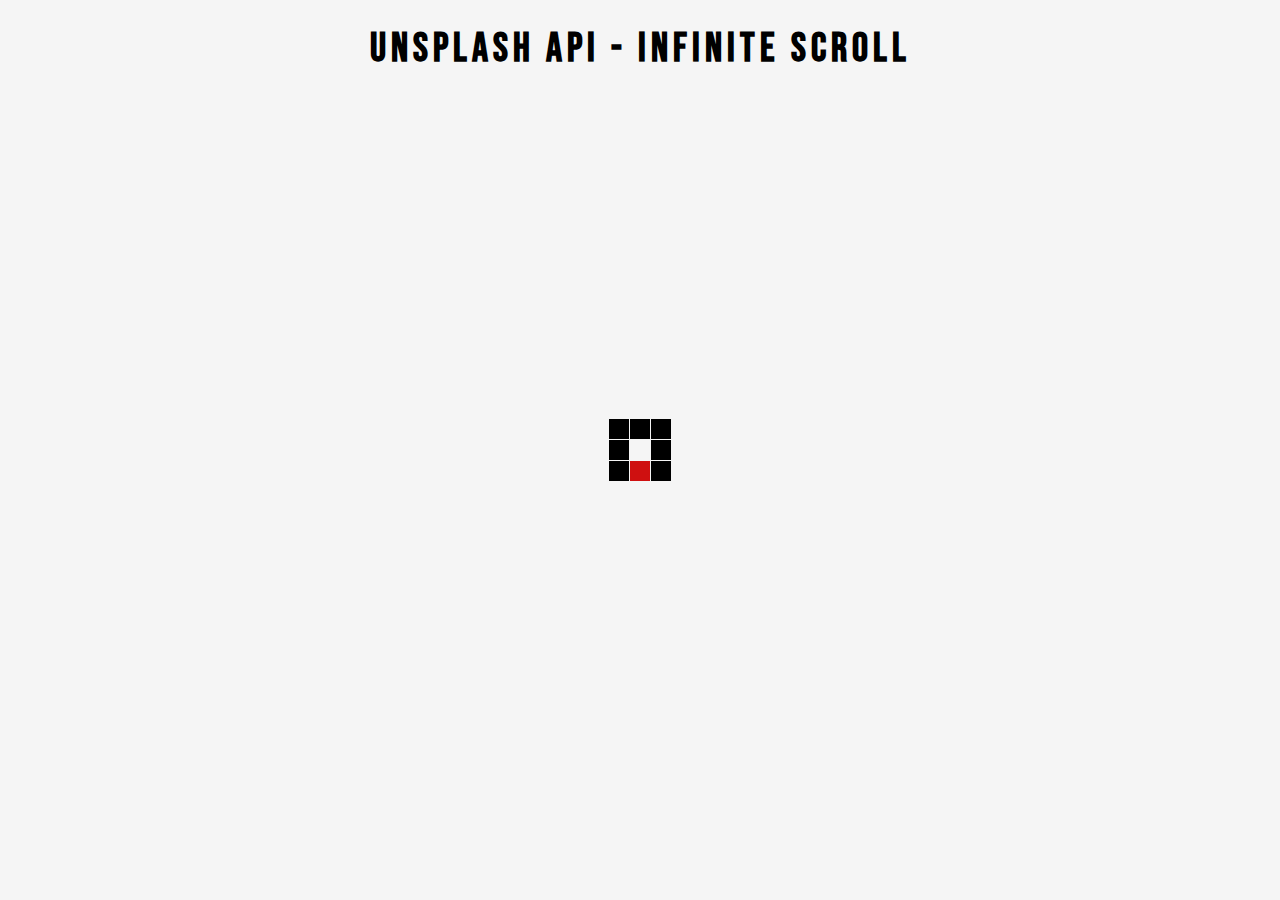
<file: infinity-scroll/index.html>
<!DOCTYPE html>
<html lang="en">
  <head>
    <meta charset="UTF-8" />
    <meta http-equiv="X-UA-Compatible" content="IE=edge" />
    <meta name="viewport" content="width=device-width, initial-scale=1.0" />
    <title>Infinite Scroll</title>
    <link rel="icon" type="image/png" href="https://www.google.com/s2/favicons?domain=talondurrant.com" />
    <link
      rel="stylesheet"
      href="https://cdnjs.cloudflare.com/ajax/libs/font-awesome/6.1.2/css/all.min.css"
      integrity="sha512-1sCRPdkRXhBV2PBLUdRb4tMg1w2YPf37qatUFeS7zlBy7jJI8Lf4VHwWfZZfpXtYSLy85pkm9GaYVYMfw5BC1A=="
      crossorigin="anonymous"
      referrerpolicy="no-referrer"
    />
    <link rel="stylesheet" href="style.css" />
  </head>
  <body>
    <!-- title -->
    <h1>Unsplash API - Infinite Scroll</h1>
    <!-- loader -->
    <div class="loader" id="loader">
      <img src="loader.svg" alt="loading" />
    </div>
    <!-- image container -->
    <div class="image-container" id="image-container"></div>
    <!-- script -->
    <script src="script.js"></script>
  </body>
</html>
</file>
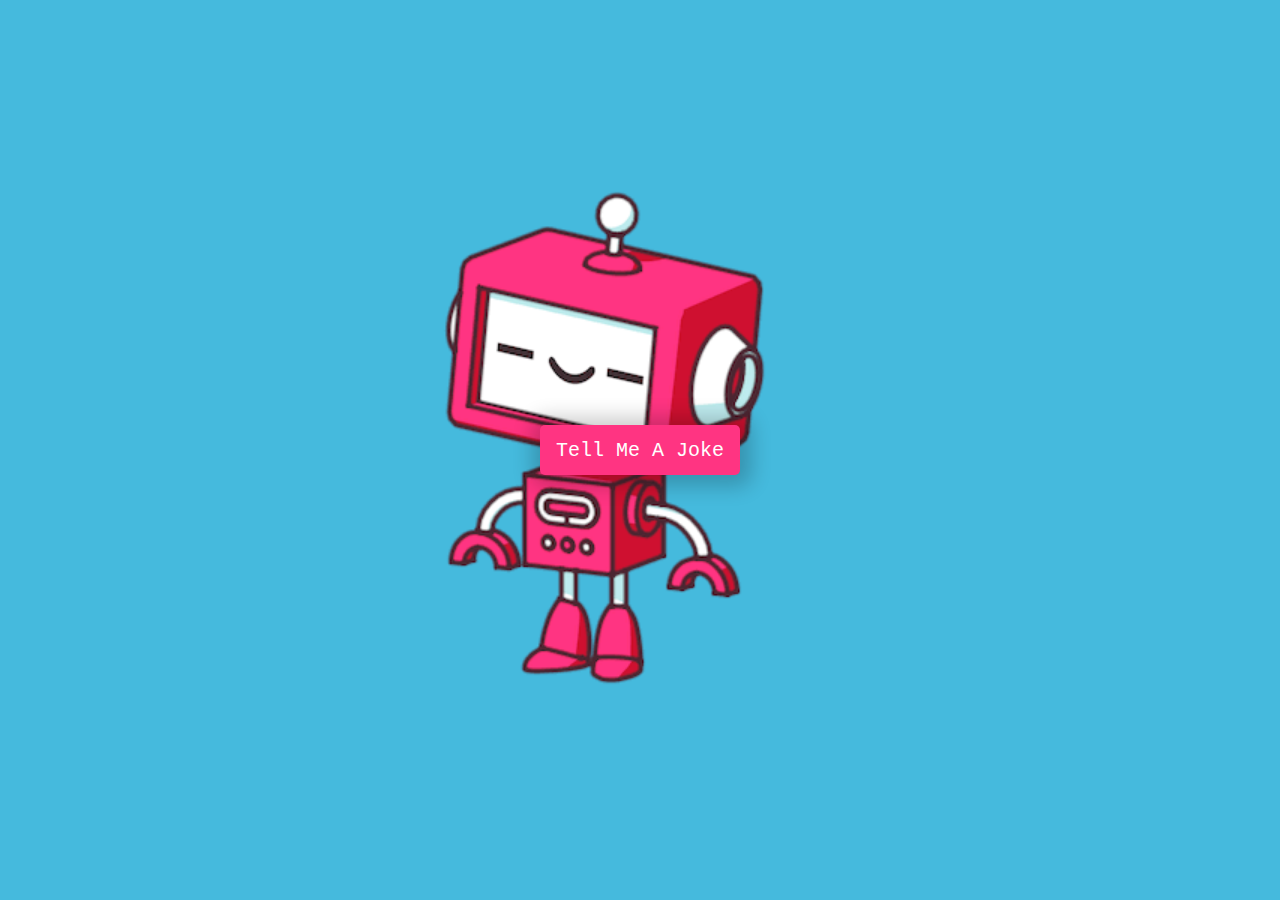
<file: joke-teller/index.html>
<!DOCTYPE html>
<html lang="en">
  <head>
    <meta charset="UTF-8" />
    <meta name="viewport" content="width=device-width, initial-scale=1.0" />
    <title>Joke Teller</title>
    <link rel="icon" type="image/png" href="favicon.png" />
    <link rel="stylesheet" href="style.css" />
  </head>
  <body>
    <div class="container">
      <button id="button">Tell Me A Joke</button>
      <audio id="audio" controls hidden></audio>
    </div>
    <!-- Script -->
    <script src="script.js"></script>
  </body>
</html>
</file>
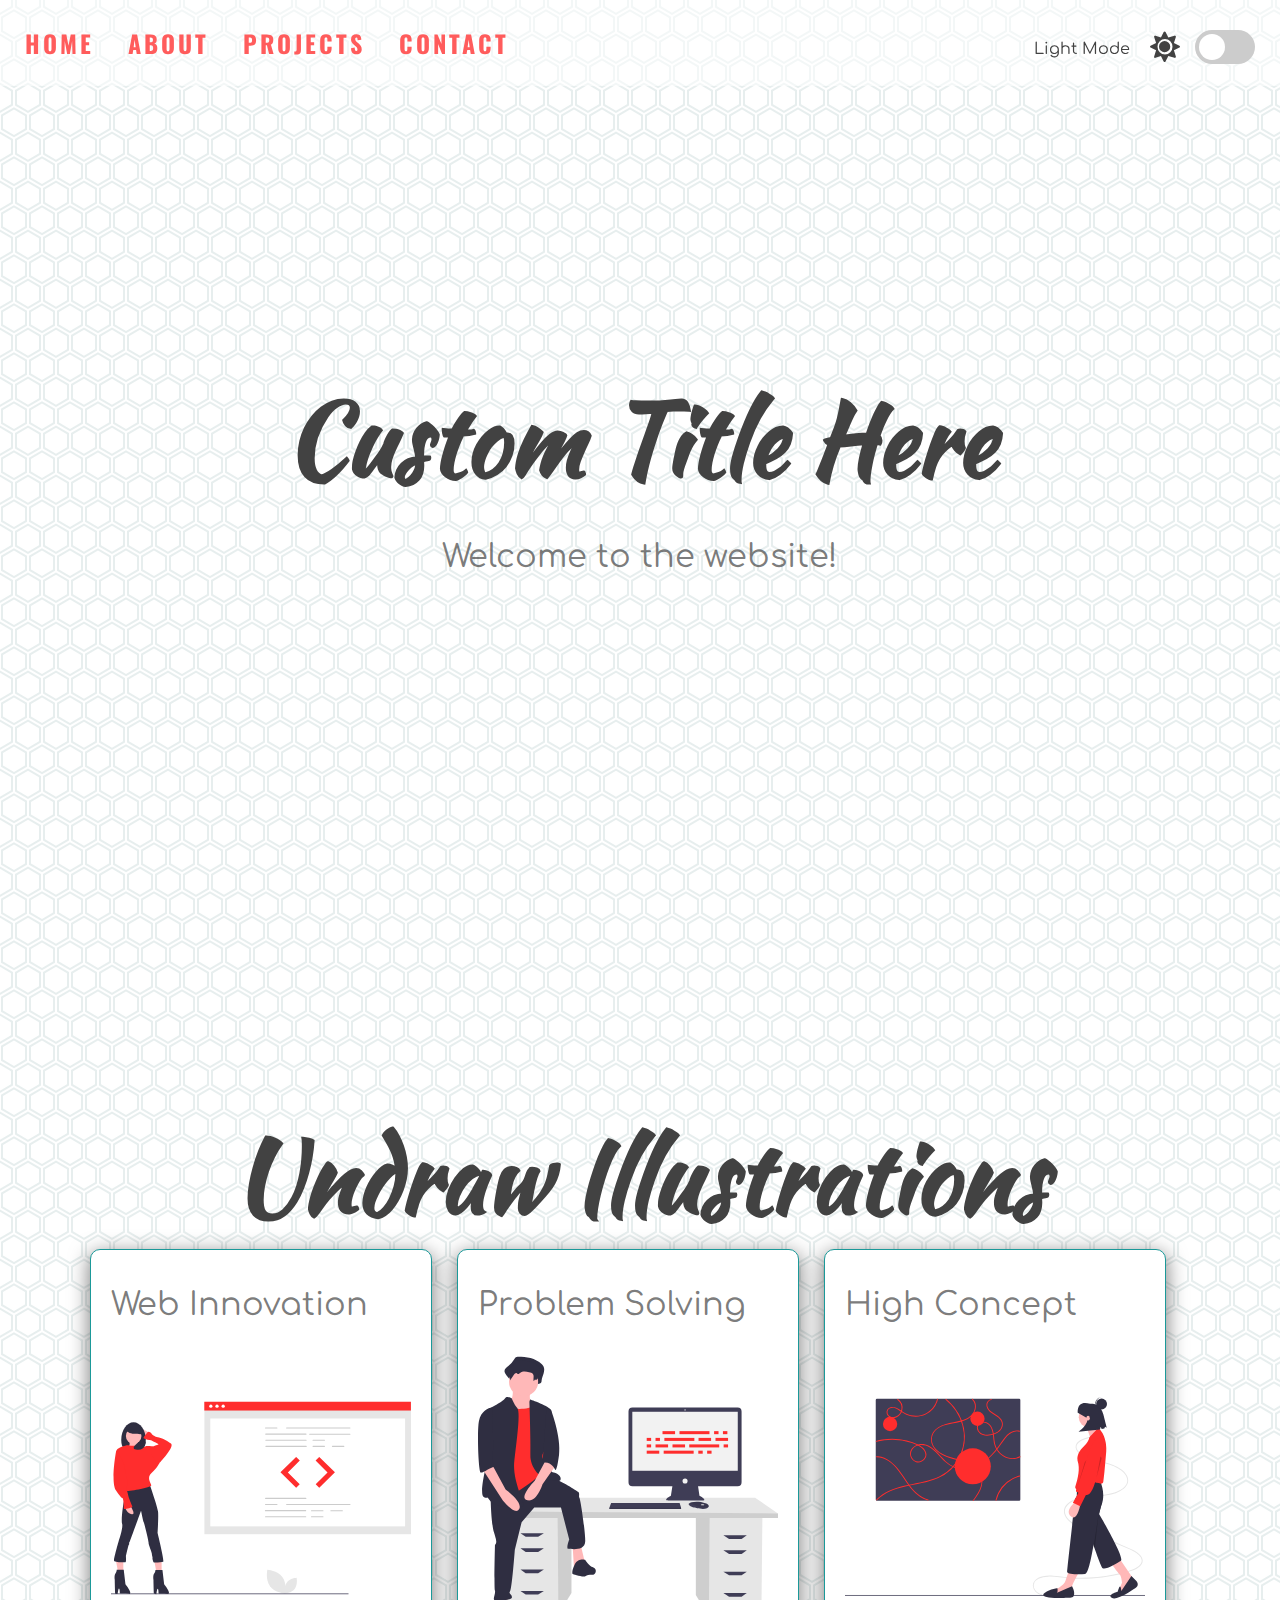
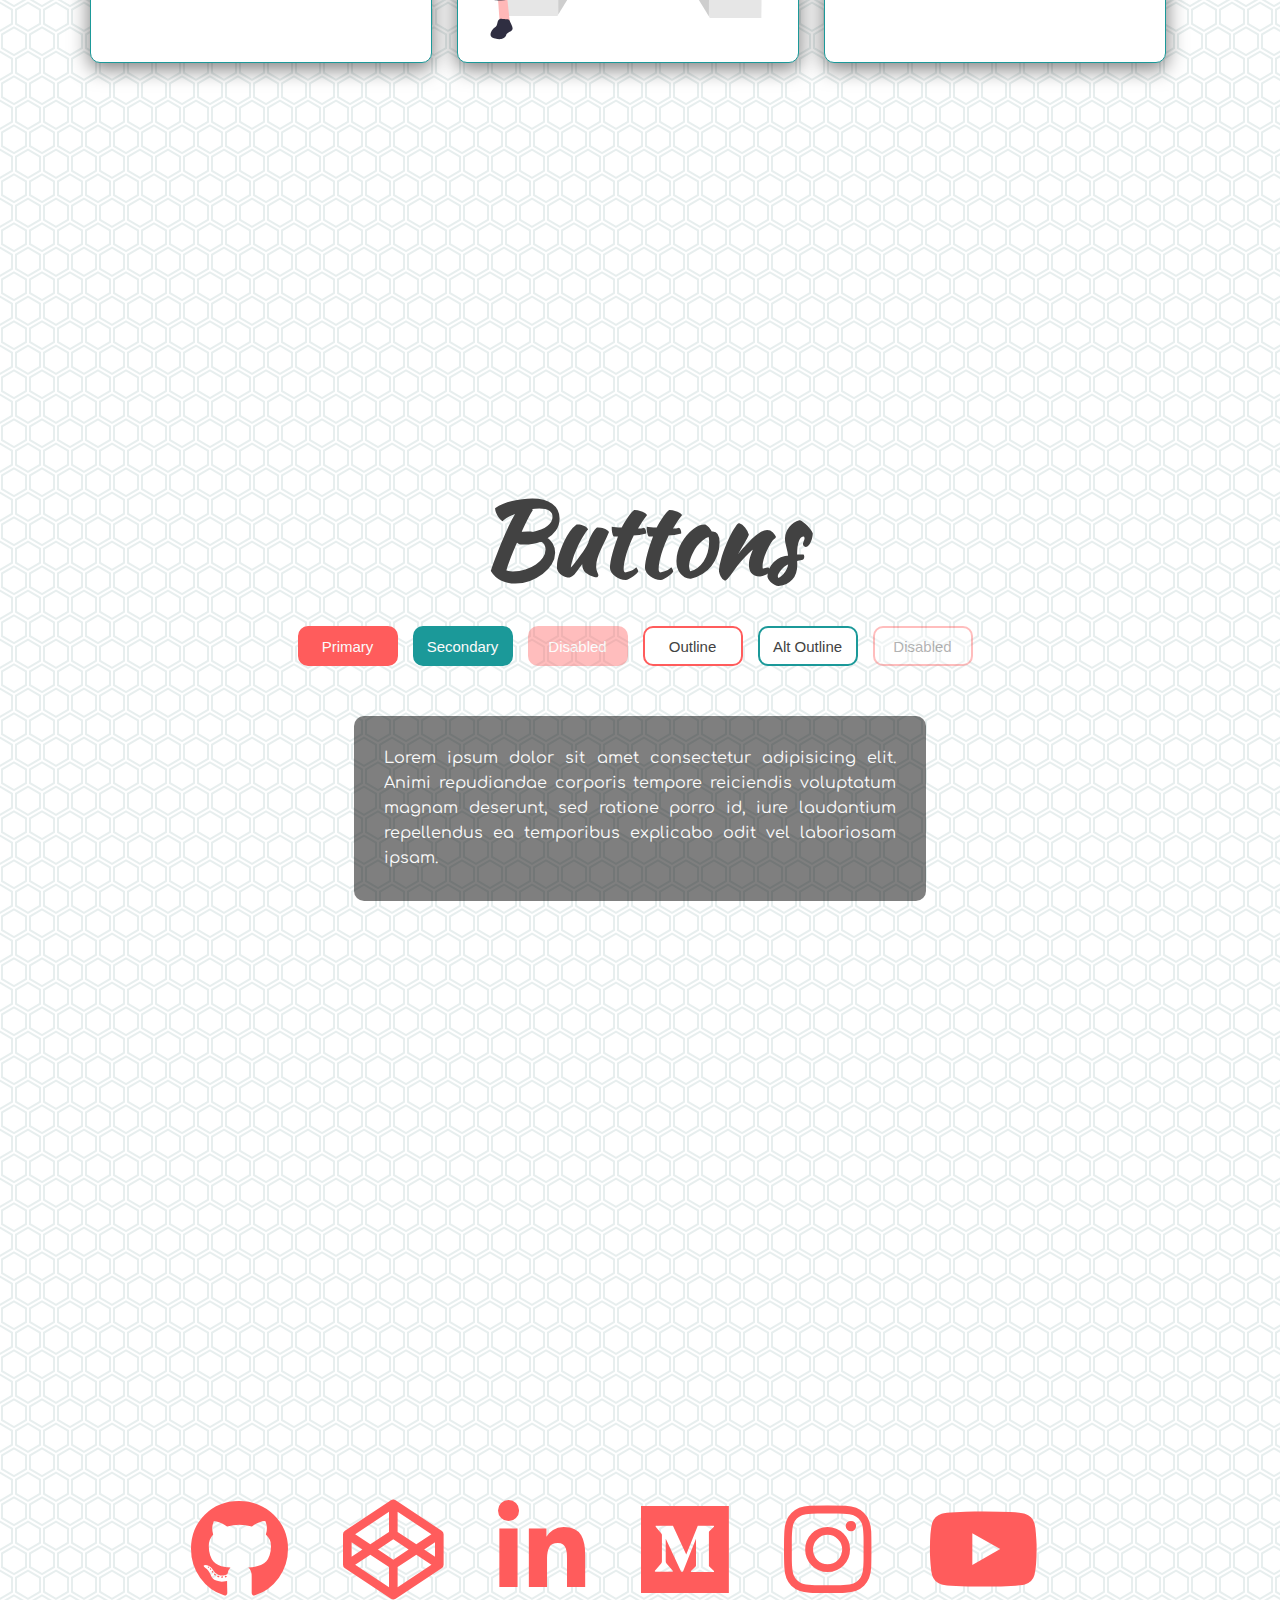
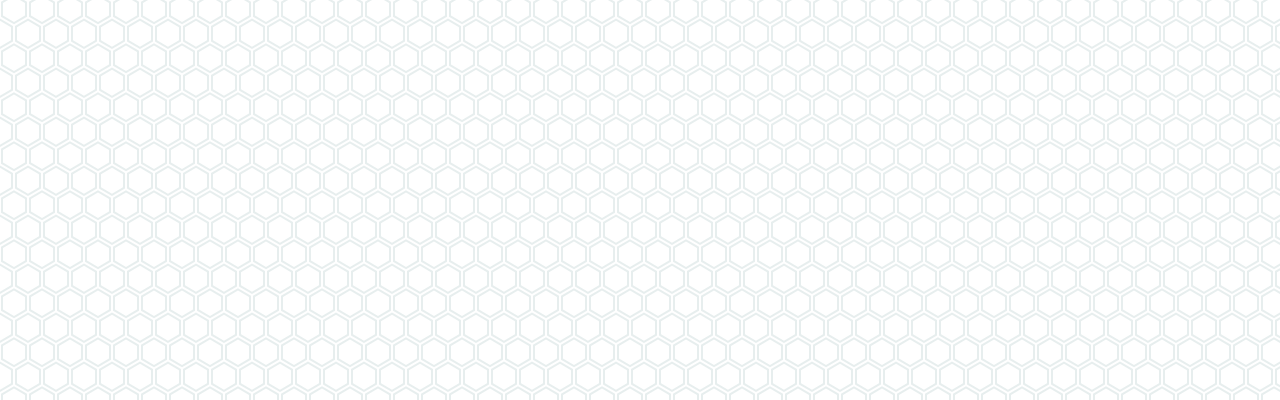
<file: light-dark-mode/index.html>
<!DOCTYPE html>
<html lang="en">
  <head>
    <meta charset="UTF-8" />
    <meta name="viewport" content="width=device-width, initial-scale=1.0" />
    <title>Light Dark Mode</title>
    <link rel="icon" type="image/png" href="favicon.png" />
    <link rel="stylesheet" href="https://cdnjs.cloudflare.com/ajax/libs/font-awesome/5.10.2/css/all.min.css" />
    <link rel="stylesheet" href="style.css" />
  </head>
  <body>
    <!-- Dark Mode Switch -->
    <div class="theme-switch-wrapper">
      <span id="toggle-icon">
        <span class="toggle-text">Light Mode</span>
        <i class="fas fa-sun"></i>
      </span>
      <label class="theme-switch">
        <input type="checkbox" />
        <div class="slider round"></div>
      </label>
    </div>

    <!-- Navigation -->
    <nav id="nav">
      <a href="#home">HOME</a>
      <a href="#about">ABOUT</a>
      <a href="#projects">PROJECTS</a>
      <a href="#contact">CONTACT</a>
    </nav>

    <!-- Home Section -->
    <section id="home">
      <div class="title-group">
        <h1>Custom Title Here</h1>
        <h2>Welcome to the website!</h2>
      </div>
    </section>

    <!-- About Section -->
    <section id="about">
      <h1>Undraw Illustrations</h1>
      <div class="about-container">
        <div class="image-container">
          <h2>Web Innovation</h2>
          <img src="img/undraw_proud_coder_light.svg" alt="Proud Coder" id="image1" />
        </div>
        <div class="image-container">
          <h2>Problem Solving</h2>
          <img src="img/undraw_feeling_proud_light.svg" alt="Proud Coder" id="image2" />
        </div>
        <div class="image-container">
          <h2>High Concept</h2>
          <img src="img/undraw_conceptual_idea_light.svg" alt="Idea" id="image3" />
        </div>
      </div>
    </section>

    <!-- Projects Section -->
    <section id="projects">
      <h1>Buttons</h1>
      <div class="buttons">
        <button class="primary">Primary</button>
        <button class="secondary">Secondary</button>
        <button class="primary" disabled>Disabled</button>
        <button class="outline">Outline</button>
        <button class="secondary outline">Alt Outline</button>
        <button class="outline" disabled>Disabled</button>
      </div>
      <div class="text-box" id="text-box">
        <p>
          Lorem ipsum dolor sit amet consectetur adipisicing elit. Animi repudiandae corporis tempore reiciendis voluptatum magnam deserunt, sed ratione porro id, iure laudantium repellendus ea
          temporibus explicabo odit vel laboriosam ipsam.
        </p>
      </div>
    </section>

    <!-- Contact Section -->
    <section id="contact">
      <div class="social-icons">
        <i class="fab fa-github"></i>
        <i class="fab fa-codepen"></i>
        <i class="fab fa-linkedin-in"></i>
        <i class="fab fa-medium"></i>
        <i class="fab fa-instagram"></i>
        <i class="fab fa-youtube"></i>
      </div>
    </section>

    <!-- Script -->
    <script src="script.js"></script>
  </body>
</html>
</file>
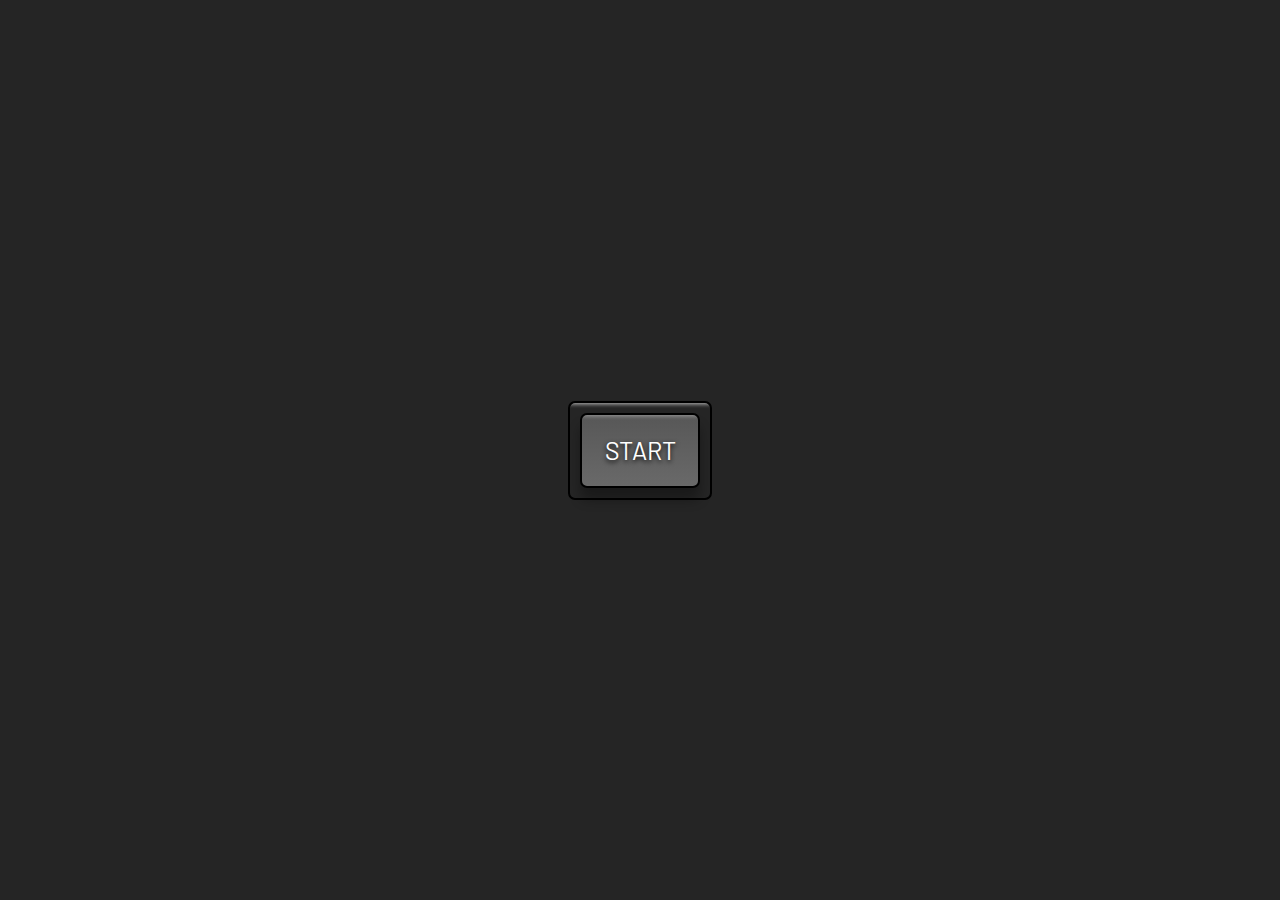
<file: picture-in-picture/index.html>
<!DOCTYPE html>
<html lang="en">
  <head>
    <meta charset="UTF-8" />
    <meta http-equiv="X-UA-Compatible" content="IE=edge" />
    <meta name="viewport" content="width=device-width, initial-scale=1.0" />
    <title>Picture in Picture</title>
    <link rel="icon" type="image/png" href="https://www.google.com/s2/favicons?domain=talondurrant.com" />
    <link rel="stylesheet" href="style.css" />
  </head>
  <body>
    <!-- video -->
    <video id="video" controls hidden height="360" width="640"></video>

    <!-- button -->
    <div class="button-container">
      <button id="button">START</button>
    </div>

    <!-- script -->
    <script src="script.js"></script>
  </body>
</html>
</file>
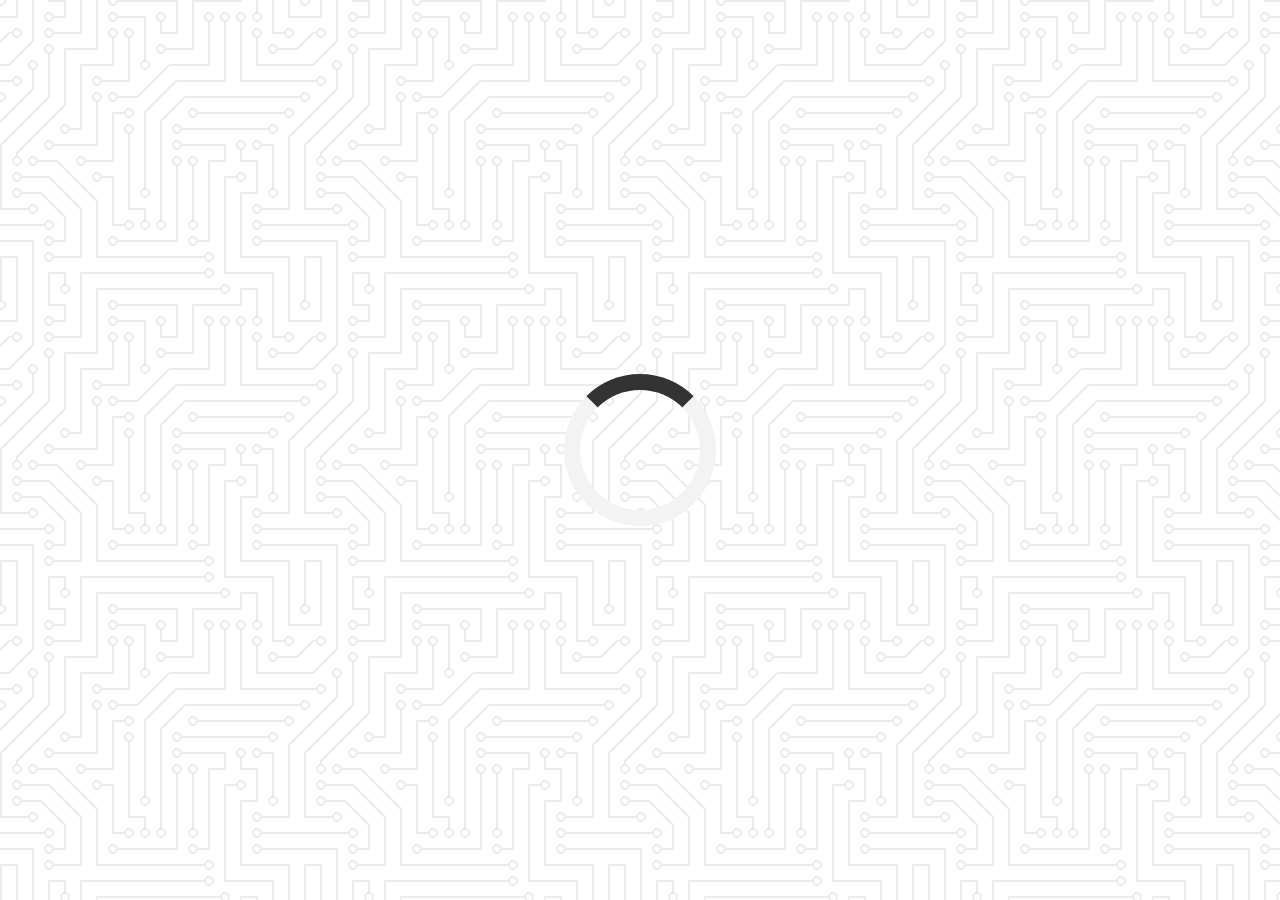
<file: quote-generator/index.html>
<!DOCTYPE html>
<html lang="en">
  <head>
    <meta charset="UTF-8" />
    <meta http-equiv="X-UA-Compatible" content="IE=edge" />
    <meta name="viewport" content="width=device-width, initial-scale=1.0" />
    <title>Quote Generator</title>
    <link rel="icon" type="image/png" href="https://www.google.com/s2/favicons?domain=talondurrant.com" />
    <link
      rel="stylesheet"
      href="https://cdnjs.cloudflare.com/ajax/libs/font-awesome/6.1.2/css/all.min.css"
      integrity="sha512-1sCRPdkRXhBV2PBLUdRb4tMg1w2YPf37qatUFeS7zlBy7jJI8Lf4VHwWfZZfpXtYSLy85pkm9GaYVYMfw5BC1A=="
      crossorigin="anonymous"
      referrerpolicy="no-referrer"
    />
    <link rel="stylesheet" href="style.css" />
  </head>
  <body>
    <div class="quote-container" id="quote-container">
      <!-- quote -->
      <div class="quote-text">
        <i class="fas fa-quote-left"></i>
        <span id="quote"></span>
      </div>
      <!-- author -->
      <div class="quote-author">
        <span id="author"></span>
      </div>

      <!-- buttons -->
      <div class="button-container">
        <button class="twitter-button" id="twitter" title="Tweet this!"><i class="fab fa-twitter"></i></button>
        <button id="new-quote">New Quote</button>
      </div>
    </div>

    <!-- loader -->
    <div class="loader" id="loader"></div>

    <!-- script -->
    <script src="script.js"></script>
  </body>
</html>
</file>
<file: infinity-scroll/style.css>
@import url('https://fonts.googleapis.com/css2?family=Bebas+Neue&display=swap');

html {
  box-sizing: border-box;
}

body {
  margin: 0;
  font-family: Bebas Neue, sans-serif;
  background: whitesmoke;
}

h1 {
  text-align: center;
  margin-top: 25px;
  margin-bottom: 15px;
  font-size: 40px;
  letter-spacing: 5px;
}

// loader
.loader {
  position: fixed;
  top: 0;
  bottom: 0;
  left: 0;
  right: 0;
  background: rgba(255, 255, 255, 0.8);
}

.loader img {
  position: fixed;
  top: 50%;
  left: 50%;
  transform: translate(-50%, -50%);
}

/* image container */
.image-container {
  margin: 10px 30%;
}

.image-container img {
  width: 100%;
  margin-top: 5px;
}

/* media query: large smartphone */
@media only screen and (max-width: 600px) {
  h1 {
    font-size: 20px;
  }

  .image-container {
    margin: 10px;
  }
}
</file>
<file: joke-teller/style.css>
/* ROBOT.GIF from Giphy - https://giphy.com/gifs/robot-cinema-4d-eyedesyn-3o7abtn7DuREEpsyWY */

html {
  box-sizing: border-box;
}

body {
  margin: 0;
  background: #45badd;
}

.container {
  height: 100vh;
  width: 100vw;
  display: flex;
  flex-direction: column;
  justify-content: center;
  align-items: center;
  background: url('./robot.gif');
  background-size: contain;
  background-position: left center;
  background-repeat: no-repeat;
}

button {
  cursor: pointer;
  outline: none;
  width: 200px;
  height: 50px;
  font-family: 'Courier New', Courier, monospace;
  font-size: 20px;
  color: white;
  background: #ff3482;
  border: none;
  border-radius: 5px;
  box-shadow: 2px 2px 20px 10px rgba(0, 0, 0, 0.2);
}

button:hover {
  filter: brightness(95%);
}

button:active {
  transform: scale(0.98);
}

button:disabled {
  cursor: default;
  filter: brightness(30%);
}

/* media query: tablet or smaller */
@media screen and (max-width: 1000px) {
  .container {
    background-size: cover;
    background-position: center center;
  }

  button {
    box-shadow: 5px 5px 30px 20px rgba(0, 0, 0, 0.5);
  }
}
</file>
<file: light-dark-mode/style.css>
@import url('https://fonts.googleapis.com/css2?family=Comfortaa&family=Kaushan+Script&family=Oswald&display=swap');

:root {
  --primary-color: rgb(255, 92, 92);
  --primary-variant: #ff2d2d;
  --secondary-color: #1b9999;
  --on-primary: rgb(250, 250, 250);
  --on-background: rgb(66, 66, 66);
  --on-background-alt: rgba(66, 66, 66, 0.7);
  --background: rgb(255, 255, 255);
  --box-shadow: 0 5px 20px 1px rgba(0, 0, 0, 0.5);
}

[data-theme='dark'] {
  --primary-color: rgb(150, 65, 255);
  --primary-variant: #6c63ff;
  --secondary-color: #03dac5;
  --on-primary: #000;
  --on-background: rgba(255, 255, 255, 0.9);
  --on-background-alt: rgba(255, 255, 255, 0.7);
  --background: #121212;
}

html {
  box-sizing: border-box;
  scroll-behavior: smooth;
}

body {
  margin: 0;
  color: var(--on-background);
  font-family: Comfortaa, sans-serif;
  background-color: var(--background);
  background-image: url("data:image/svg+xml,%3Csvg xmlns='http://www.w3.org/2000/svg' width='28' height='49' viewBox='0 0 28 49'%3E%3Cg fill-rule='evenodd'%3E%3Cg id='hexagons' fill='%23226460' fill-opacity='0.11' fill-rule='nonzero'%3E%3Cpath d='M13.99 9.25l13 7.5v15l-13 7.5L1 31.75v-15l12.99-7.5zM3 17.9v12.7l10.99 6.34 11-6.35V17.9l-11-6.34L3 17.9zM0 15l12.98-7.5V0h-2v6.35L0 12.69v2.3zm0 18.5L12.98 41v8h-2v-6.85L0 35.81v-2.3zM15 0v7.5L27.99 15H28v-2.31h-.01L17 6.35V0h-2zm0 49v-8l12.99-7.5H28v2.31h-.01L17 42.15V49h-2z'/%3E%3C/g%3E%3C/g%3E%3C/svg%3E");
}

section {
  min-height: 100vh;
  display: flex;
  justify-content: center;
  align-items: center;
  flex-direction: column;
}

h1 {
  font-family: Kaushan Script, sans-serif;
  font-size: 100px;
  margin-bottom: 0;
}

h2 {
  color: var(--on-background-alt);
  font-size: 32px;
  font-weight: normal;
}

/* Navigation */
nav {
  z-index: 10;
  position: fixed;
  font-family: Oswald, sans-serif;
  font-size: 24px;
  letter-spacing: 3px;
  padding: 25px;
  width: 100vw;
  background: rgb(255 255 255 / 50%);
}

a {
  margin-right: 25px;
  color: var(--primary-color);
  text-decoration: none;
  border-bottom: 3px solid transparent;
  font-weight: bold;
}

a:hover,
a:focus {
  color: var(--on-background);
  border-bottom: 3px solid;
}

/* Home Section */
.title-group {
  text-align: center;
}

/* About Section */
.about-container {
  display: flex;
}

.image-container {
  border: 1px solid var(--secondary-color);
  border-radius: 10px;
  padding: 10px 20px;
  margin-right: 25px;
  width: auto;
  background: var(--background);
  box-shadow: var(--box-shadow);
}

img {
  height: 300px;
  width: 300px;
}

/* Projects Section */
.buttons {
  margin-top: 15px;
  margin-bottom: 50px;
}

button {
  min-width: 100px;
  height: 40px;
  cursor: pointer;
  border-radius: 10px;
  margin-right: 10px;
  border: 2px solid var(--primary-color);
  font-size: 15px;
  outline: none;
}

button:disabled {
  opacity: 0.4;
  cursor: default;
}

button:hover:not(.outline) {
  filter: brightness(110%);
}

.primary {
  background: var(--primary-color);
  color: var(--on-primary);
}

.secondary {
  border: 2px solid var(--secondary-color);
}

.secondary,
.secondary:hover,
.outline.secondary:hover {
  background: var(--secondary-color);
  color: var(--on-primary);
}

.outline {
  background: var(--background);
  color: var(--on-background);
}

.outline:hover {
  background: var(--primary-color);
  color: var(--on-primary);
}

.text-box {
  width: 40%;
  text-align: justify;
  background: rgb(0 0 0 / 50%);
  color: var(--on-primary);
  border-radius: 10px;
  padding: 30px;
}

p {
  margin: 0;
  line-height: 25px;
}

/* Contact Section */
.fab {
  font-size: 100px;
  margin-right: 50px;
  cursor: pointer;
  color: var(--primary-color);
}

.fab:hover {
  color: var(--on-background);
}

/* Dark Mode Toggle */
.theme-switch-wrapper {
  display: flex;
  align-items: center;
  z-index: 100;
  position: fixed;
  right: 25px;
  top: 30px;
}

.theme-switch-wrapper span {
  margin-right: 10px;
  font-size: 1rem;
}

.toggle-text {
  position: relative;
  top: -4px;
  right: 5px;
  color: var(--on-background);
}

.theme-switch {
  display: inline-block;
  height: 34px;
  position: relative;
  width: 60px;
}

.theme-switch input {
  display: none;
}

.slider {
  background: #ccc;
  bottom: 0;
  cursor: pointer;
  left: 0;
  position: absolute;
  right: 0;
  top: 0;
  transition: 0.4s;
}

.slider::before {
  background: #fff;
  bottom: 4px;
  content: '';
  height: 26px;
  left: 4px;
  position: absolute;
  transition: 0.4s;
  width: 26px;
}

input:checked + .slider {
  background: var(--primary-color);
}

input:checked + .slider::before {
  transform: translateX(26px);
}

.slider.round {
  border-radius: 34px;
}

.slider.round::before {
  border-radius: 50%;
}

.fas {
  font-size: 30px;
  margin-right: 5px;
}
</file>
<file: picture-in-picture/style.css>
@import url('https://fonts.googleapis.com/css2?family=Barlow&display=swap');

html {
  box-sizing: border-box;
}

body {
  margin: 0;
  height: 100vh;
  display: flex;
  justify-content: center;
  align-items: center;
  background: rgb(37, 37, 37);
}

.button-container {
  border: 2px solid black;
  padding: 10px;
  border-radius: 7px;
  box-shadow: inset 0 20px 4px -19px rgba(255, 255, 255, 0.7);
}

button {
  cursor: pointer;
  outline: none;
  width: 120px;
  height: 75px;
  font-family: Barlow, sans-serif;
  font-size: 25px;
  color: white;
  text-shadow: 0 2px 5px black;
  background: linear-gradient(to top, #696969, #575757);
  border: 2px solid black;
  border-radius: 7px;
  box-shadow: inset 0 20px 4px -19px rgba(255, 255, 255, 0.4), 0 12px 12px 0 rgba(0, 0, 0, 0.3);
}

button:hover {
  background: linear-gradient(to bottom, #696969, #575757);
}

button:active {
  transform: translateY(3px);
  box-shadow: 0 6px 6px 0 rgba(0, 0, 0, 0.3);
}
</file>
<file: quote-generator/style.css>
@import url('https://fonts.googleapis.com/css2?family=Montserrat&display=swap');

html {
  box-sizing: border-box;
}

body {
  margin: 0;
  min-height: 100vh;
  background-color: #ffffff;
  background-image: url("data:image/svg+xml,%3Csvg xmlns='http://www.w3.org/2000/svg' viewBox='0 0 304 304' width='304' height='304'%3E%3Cpath fill='%23000000' fill-opacity='0.08' d='M44.1 224a5 5 0 1 1 0 2H0v-2h44.1zm160 48a5 5 0 1 1 0 2H82v-2h122.1zm57.8-46a5 5 0 1 1 0-2H304v2h-42.1zm0 16a5 5 0 1 1 0-2H304v2h-42.1zm6.2-114a5 5 0 1 1 0 2h-86.2a5 5 0 1 1 0-2h86.2zm-256-48a5 5 0 1 1 0 2H0v-2h12.1zm185.8 34a5 5 0 1 1 0-2h86.2a5 5 0 1 1 0 2h-86.2zM258 12.1a5 5 0 1 1-2 0V0h2v12.1zm-64 208a5 5 0 1 1-2 0v-54.2a5 5 0 1 1 2 0v54.2zm48-198.2V80h62v2h-64V21.9a5 5 0 1 1 2 0zm16 16V64h46v2h-48V37.9a5 5 0 1 1 2 0zm-128 96V208h16v12.1a5 5 0 1 1-2 0V210h-16v-76.1a5 5 0 1 1 2 0zm-5.9-21.9a5 5 0 1 1 0 2H114v48H85.9a5 5 0 1 1 0-2H112v-48h12.1zm-6.2 130a5 5 0 1 1 0-2H176v-74.1a5 5 0 1 1 2 0V242h-60.1zm-16-64a5 5 0 1 1 0-2H114v48h10.1a5 5 0 1 1 0 2H112v-48h-10.1zM66 284.1a5 5 0 1 1-2 0V274H50v30h-2v-32h18v12.1zM236.1 176a5 5 0 1 1 0 2H226v94h48v32h-2v-30h-48v-98h12.1zm25.8-30a5 5 0 1 1 0-2H274v44.1a5 5 0 1 1-2 0V146h-10.1zm-64 96a5 5 0 1 1 0-2H208v-80h16v-14h-42.1a5 5 0 1 1 0-2H226v18h-16v80h-12.1zm86.2-210a5 5 0 1 1 0 2H272V0h2v32h10.1zM98 101.9V146H53.9a5 5 0 1 1 0-2H96v-42.1a5 5 0 1 1 2 0zM53.9 34a5 5 0 1 1 0-2H80V0h2v34H53.9zm60.1 3.9V66H82v64H69.9a5 5 0 1 1 0-2H80V64h32V37.9a5 5 0 1 1 2 0zM101.9 82a5 5 0 1 1 0-2H128V37.9a5 5 0 1 1 2 0V82h-28.1zm16-64a5 5 0 1 1 0-2H146v44.1a5 5 0 1 1-2 0V18h-26.1zm102.2 270a5 5 0 1 1 0 2H98v14h-2v-16h124.1zM242 149.9V160h16v34h-16v62h48v48h-2v-46h-48v-66h16v-30h-16v-12.1a5 5 0 1 1 2 0zM53.9 18a5 5 0 1 1 0-2H64V2H48V0h18v18H53.9zm112 32a5 5 0 1 1 0-2H192V0h50v2h-48v48h-28.1zm-48-48a5 5 0 0 1-9.8-2h2.07a3 3 0 1 0 5.66 0H178v34h-18V21.9a5 5 0 1 1 2 0V32h14V2h-58.1zm0 96a5 5 0 1 1 0-2H137l32-32h39V21.9a5 5 0 1 1 2 0V66h-40.17l-32 32H117.9zm28.1 90.1a5 5 0 1 1-2 0v-76.51L175.59 80H224V21.9a5 5 0 1 1 2 0V82h-49.59L146 112.41v75.69zm16 32a5 5 0 1 1-2 0v-99.51L184.59 96H300.1a5 5 0 0 1 3.9-3.9v2.07a3 3 0 0 0 0 5.66v2.07a5 5 0 0 1-3.9-3.9H185.41L162 121.41v98.69zm-144-64a5 5 0 1 1-2 0v-3.51l48-48V48h32V0h2v50H66v55.41l-48 48v2.69zM50 53.9v43.51l-48 48V208h26.1a5 5 0 1 1 0 2H0v-65.41l48-48V53.9a5 5 0 1 1 2 0zm-16 16V89.41l-34 34v-2.82l32-32V69.9a5 5 0 1 1 2 0zM12.1 32a5 5 0 1 1 0 2H9.41L0 43.41V40.6L8.59 32h3.51zm265.8 18a5 5 0 1 1 0-2h18.69l7.41-7.41v2.82L297.41 50H277.9zm-16 160a5 5 0 1 1 0-2H288v-71.41l16-16v2.82l-14 14V210h-28.1zm-208 32a5 5 0 1 1 0-2H64v-22.59L40.59 194H21.9a5 5 0 1 1 0-2H41.41L66 216.59V242H53.9zm150.2 14a5 5 0 1 1 0 2H96v-56.6L56.6 162H37.9a5 5 0 1 1 0-2h19.5L98 200.6V256h106.1zm-150.2 2a5 5 0 1 1 0-2H80v-46.59L48.59 178H21.9a5 5 0 1 1 0-2H49.41L82 208.59V258H53.9zM34 39.8v1.61L9.41 66H0v-2h8.59L32 40.59V0h2v39.8zM2 300.1a5 5 0 0 1 3.9 3.9H3.83A3 3 0 0 0 0 302.17V256h18v48h-2v-46H2v42.1zM34 241v63h-2v-62H0v-2h34v1zM17 18H0v-2h16V0h2v18h-1zm273-2h14v2h-16V0h2v16zm-32 273v15h-2v-14h-14v14h-2v-16h18v1zM0 92.1A5.02 5.02 0 0 1 6 97a5 5 0 0 1-6 4.9v-2.07a3 3 0 1 0 0-5.66V92.1zM80 272h2v32h-2v-32zm37.9 32h-2.07a3 3 0 0 0-5.66 0h-2.07a5 5 0 0 1 9.8 0zM5.9 0A5.02 5.02 0 0 1 0 5.9V3.83A3 3 0 0 0 3.83 0H5.9zm294.2 0h2.07A3 3 0 0 0 304 3.83V5.9a5 5 0 0 1-3.9-5.9zm3.9 300.1v2.07a3 3 0 0 0-1.83 1.83h-2.07a5 5 0 0 1 3.9-3.9zM97 100a3 3 0 1 0 0-6 3 3 0 0 0 0 6zm0-16a3 3 0 1 0 0-6 3 3 0 0 0 0 6zm16 16a3 3 0 1 0 0-6 3 3 0 0 0 0 6zm16 16a3 3 0 1 0 0-6 3 3 0 0 0 0 6zm0 16a3 3 0 1 0 0-6 3 3 0 0 0 0 6zm-48 32a3 3 0 1 0 0-6 3 3 0 0 0 0 6zm16 16a3 3 0 1 0 0-6 3 3 0 0 0 0 6zm32 48a3 3 0 1 0 0-6 3 3 0 0 0 0 6zm-16 16a3 3 0 1 0 0-6 3 3 0 0 0 0 6zm32-16a3 3 0 1 0 0-6 3 3 0 0 0 0 6zm0-32a3 3 0 1 0 0-6 3 3 0 0 0 0 6zm16 32a3 3 0 1 0 0-6 3 3 0 0 0 0 6zm32 16a3 3 0 1 0 0-6 3 3 0 0 0 0 6zm0-16a3 3 0 1 0 0-6 3 3 0 0 0 0 6zm-16-64a3 3 0 1 0 0-6 3 3 0 0 0 0 6zm16 0a3 3 0 1 0 0-6 3 3 0 0 0 0 6zm16 96a3 3 0 1 0 0-6 3 3 0 0 0 0 6zm0 16a3 3 0 1 0 0-6 3 3 0 0 0 0 6zm16 16a3 3 0 1 0 0-6 3 3 0 0 0 0 6zm16-144a3 3 0 1 0 0-6 3 3 0 0 0 0 6zm0 32a3 3 0 1 0 0-6 3 3 0 0 0 0 6zm16-32a3 3 0 1 0 0-6 3 3 0 0 0 0 6zm16-16a3 3 0 1 0 0-6 3 3 0 0 0 0 6zm-96 0a3 3 0 1 0 0-6 3 3 0 0 0 0 6zm0 16a3 3 0 1 0 0-6 3 3 0 0 0 0 6zm16-32a3 3 0 1 0 0-6 3 3 0 0 0 0 6zm96 0a3 3 0 1 0 0-6 3 3 0 0 0 0 6zm-16-64a3 3 0 1 0 0-6 3 3 0 0 0 0 6zm16-16a3 3 0 1 0 0-6 3 3 0 0 0 0 6zm-32 0a3 3 0 1 0 0-6 3 3 0 0 0 0 6zm0-16a3 3 0 1 0 0-6 3 3 0 0 0 0 6zm-16 0a3 3 0 1 0 0-6 3 3 0 0 0 0 6zm-16 0a3 3 0 1 0 0-6 3 3 0 0 0 0 6zm-16 0a3 3 0 1 0 0-6 3 3 0 0 0 0 6zM49 36a3 3 0 1 0 0-6 3 3 0 0 0 0 6zm-32 0a3 3 0 1 0 0-6 3 3 0 0 0 0 6zm32 16a3 3 0 1 0 0-6 3 3 0 0 0 0 6zM33 68a3 3 0 1 0 0-6 3 3 0 0 0 0 6zm16-48a3 3 0 1 0 0-6 3 3 0 0 0 0 6zm0 240a3 3 0 1 0 0-6 3 3 0 0 0 0 6zm16 32a3 3 0 1 0 0-6 3 3 0 0 0 0 6zm-16-64a3 3 0 1 0 0-6 3 3 0 0 0 0 6zm0 16a3 3 0 1 0 0-6 3 3 0 0 0 0 6zm-16-32a3 3 0 1 0 0-6 3 3 0 0 0 0 6zm80-176a3 3 0 1 0 0-6 3 3 0 0 0 0 6zm16 0a3 3 0 1 0 0-6 3 3 0 0 0 0 6zm-16-16a3 3 0 1 0 0-6 3 3 0 0 0 0 6zm32 48a3 3 0 1 0 0-6 3 3 0 0 0 0 6zm16-16a3 3 0 1 0 0-6 3 3 0 0 0 0 6zm0-32a3 3 0 1 0 0-6 3 3 0 0 0 0 6zm112 176a3 3 0 1 0 0-6 3 3 0 0 0 0 6zm-16 16a3 3 0 1 0 0-6 3 3 0 0 0 0 6zm0 16a3 3 0 1 0 0-6 3 3 0 0 0 0 6zm0 16a3 3 0 1 0 0-6 3 3 0 0 0 0 6zM17 180a3 3 0 1 0 0-6 3 3 0 0 0 0 6zm0 16a3 3 0 1 0 0-6 3 3 0 0 0 0 6zm0-32a3 3 0 1 0 0-6 3 3 0 0 0 0 6zm16 0a3 3 0 1 0 0-6 3 3 0 0 0 0 6zM17 84a3 3 0 1 0 0-6 3 3 0 0 0 0 6zm32 64a3 3 0 1 0 0-6 3 3 0 0 0 0 6zm16-16a3 3 0 1 0 0-6 3 3 0 0 0 0 6z'%3E%3C/path%3E%3C/svg%3E");
  color: #000;
  font-family: Montserrat, sans-serif;
  font-weight: 700;
  text-align: center;
  display: flex;
  align-items: center;
  justify-content: center;
}

.quote-container {
  width: auto;
  max-width: 900px;
  padding: 20px 30px;
  border-radius: 10px;
  background-color: rgba(255, 255, 255, 0.4);
  box-shadow: 0 10px 10px 10px rgba(0, 0, 0, 0.2);
}

.quote-text {
  font-size: 2.75rem;
}

.long-quote {
  font-size: 2rem;
}

.fa-quote-left {
  font-size: 4rem;
}

.quote-author {
  margin-top: 15px;
  font-size: 2rem;
  font-weight: 400;
  font-style: italic;
}

.button-container {
  margin-top: 15px;
  display: flex;
  justify-content: space-between;
}

button {
  cursor: pointer;
  font-size: 1.2rem;
  height: 2.5rem;
  border: none;
  border-radius: 10px;
  color: #fff;
  background: #333;
  outline: none;
  padding: 0.5rem 1.8rem;
  box-shadow: 0 0.3rem rgba(121, 121, 121, 0.65);
}

button:hover {
  filter: brightness(110%);
}

button:active {
  transform: translate(0, 0.3rem);
  box-shadow: 0 0.1rem rgba(255, 255, 255, 0.65);
}

.twitter-button:hover {
  color: #38a1f3;
}

.fa-twitter {
  font-size: 1.5rem;
}

/* loader */
.loader {
  border: 16px solid #f3f3f3;
  border-top: 16px solid #333;
  border-radius: 50%;
  width: 120px;
  height: 120px;
  animation: spin 2s linear infinite;
}

@keyframes spin {
  0% {
    transform: rotate(0deg);
  }
  100% {
    transform: rotate(360deg);
  }
}

@media screen and (max-width: 1000px) {
  .quote-container {
    margin: auto 10px;
  }

  .quote-text {
    font-size: 2.5rem;
  }
}
</file>
